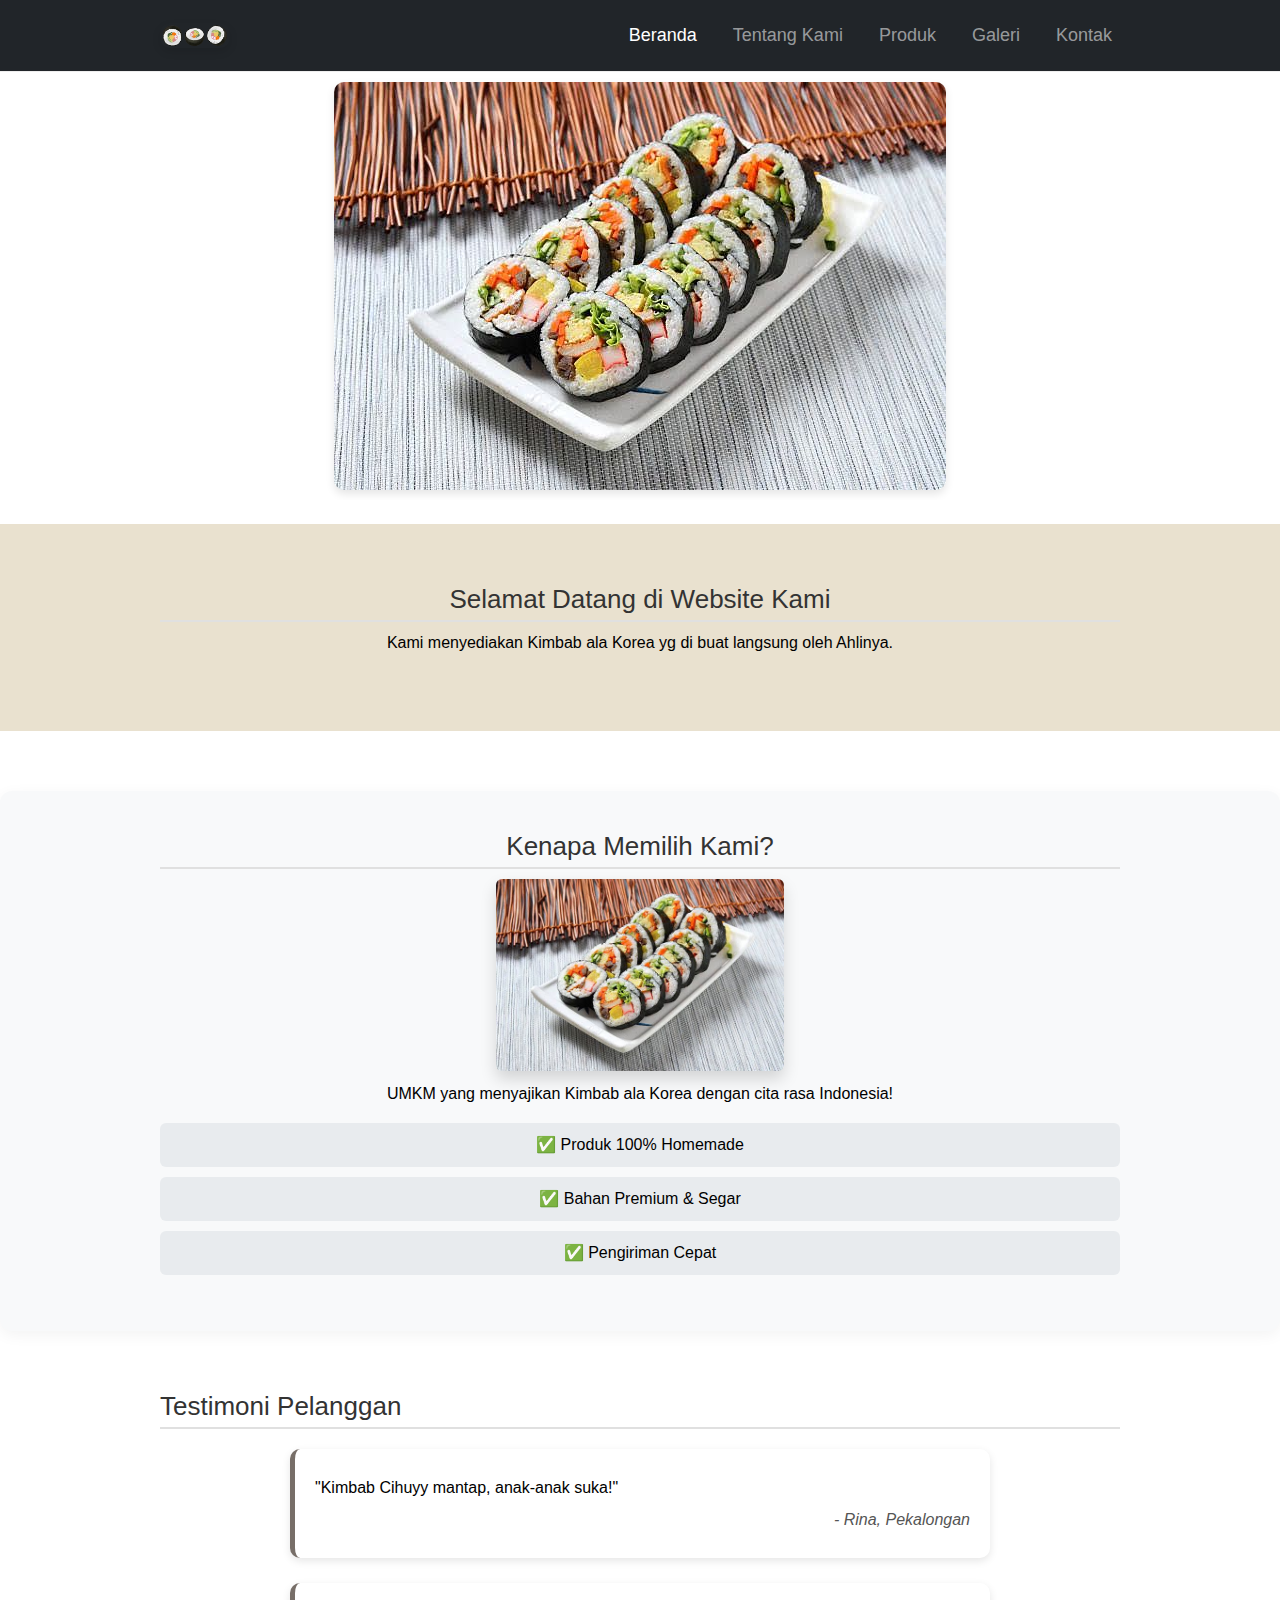
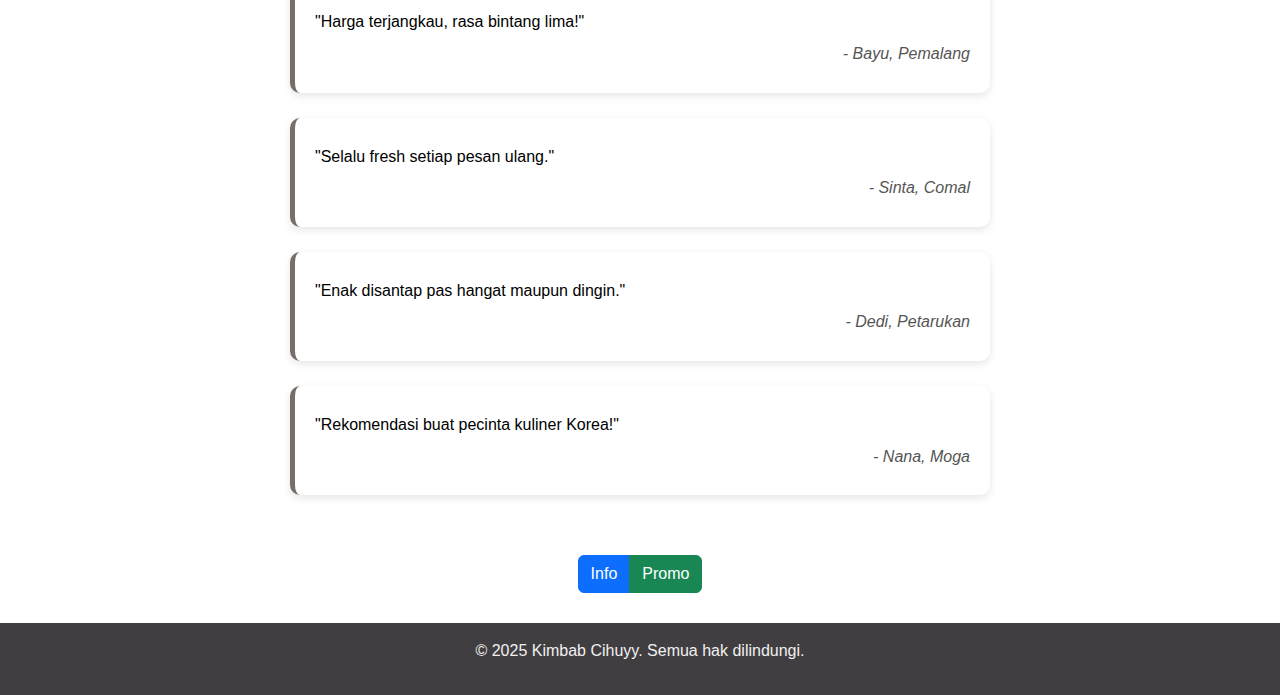
<file: index.html>
<!DOCTYPE html>
<html lang="id">
<head>
    <meta charset="UTF-8" />
    <meta name="viewport" content="width=device-width, initial-scale=1.0"/>
    <title>Kimbab Cihuyy</title>
    <link href="https://cdn.jsdelivr.net/npm/bootstrap@5.3.2/dist/css/bootstrap.min.css" rel="stylesheet">
    <link rel="stylesheet" href="style.css" />
</head>
<body>
  
<nav class="navbar navbar-expand-lg navbar-dark bg-dark sticky-top">
    <div class="container">
        <a class="navbar-brand" href="#">
            <img src="images/logo1.png" alt="Logo UMKM" width="70" height="70"/>
        </a>
        <button class="navbar-toggler" type="button" data-bs-toggle="collapse" data-bs-target="#navbarNav">
            <span class="navbar-toggler-icon"></span>
        </button>
        <div class="collapse navbar-collapse" id="navbarNav">
            <ul class="navbar-nav ms-auto">
                <li class="nav-item"><a class="nav-link active" href="index.html">Beranda</a></li>
                <li class="nav-item"><a class="nav-link" href="tentang.html">Tentang Kami</a></li>
                <li class="nav-item"><a class="nav-link" href="produk.html">Produk</a></li>
                <li class="nav-item"><a class="nav-link" href="galeri.html">Galeri</a></li>
                <li class="nav-item"><a class="nav-link" href="kontak.html">Kontak</a></li>
            </ul>
        </div>
    </div>

</nav>

<div id="carouselClass" class="carousel slide mb-4" data-bs-ride="carousel">
  <div class="carousel-inner">
    <div class="carousel-item active">
      <img src="images/kimbab2.jpg" class="d-block width:40" alt="Kimbab">
    </div>
    <div class="carousel-item">
      <img src="images/kimbab3.webp" class="d-block width:40" alt="Kimbab">
    </div>
    <div class="carousel-item">
      <img src="images/kimbab4.jpg" class="d-block width:40" alt="Kimbab">
    </div>
  </div>

  <button class="carousel-control-prev" type="button" data-bs-target="#carouselExample" data-bs-slide="prev">
    <span class="carousel-control-prev-icon"></span>
  </button>
  <button class="carousel-control-next" type="button" data-bs-target="#carouselExample" data-bs-slide="next">
    <span class="carousel-control-next-icon"></span>
  </button>
</div>
<section class="hero">
    <div class="container">
        <h2>Selamat Datang di Website Kami</h2>
        <p>Kami menyediakan Kimbab ala Korea yg di buat langsung oleh Ahlinya.</p>
    </div>
</section>
<section class="keunggulan">
    <div class="container text-center">

        <h2>Kenapa Memilih Kami?</h2>

        <img src="images/kimbab2.jpg" alt="Kimbab Cihuyy" width="30%" class="rounded shadow" />

        <p>UMKM yang menyajikan Kimbab ala Korea dengan cita rasa Indonesia!</p>

        <ul class="fitur-list">
            <li>✅ Produk 100% Homemade</li>
            <li>✅ Bahan Premium & Segar</li>
            <li>✅ Pengiriman Cepat</li>
        </ul>
    </div>
</section>
<section class="praktik">
        <div class="container">
                <h2>Testimoni Pelanggan</h2>
                <div id="testimoni-container" >
                </div>
        </div>
</section>

<div class="container text-center my-4">
    <div class="btn-group">
        <button class="btn btn-primary" id="btn-info">Info</button>
        <button class="btn btn-success" id="btn-promo">Promo</button>
    </div>
</div>
<footer>
    <p>&copy; 2025 Kimbab Cihuyy. Semua hak dilindungi.</p>
</footer>


<div class="modal fade" id="promoModal" tabindex="-1">
  <div class="modal-dialog">
    <div class="modal-content">
      <div class="modal-header">
        <h5 class="modal-title">Informasi Promo</h5>
        <button type="button" class="btn-close" data-bs-dismiss="modal"></button>
      </div>

      <div class="modal-body">
        Dapatkan diskon khusus minggu ini! Jangan sampai kehabisan~
      </div>

      <div class="modal-footer">
        <button type="button" class="btn btn-secondary" data-bs-dismiss="modal">Tutup</button>
      </div>
    </div>
  </div>
</div>
<script src="script.js"></script>
<script src="https://code.jquery.com/jquery-3.6.0.min.js"></script>
<script src="https://cdn.jsdelivr.net/npm/bootstrap@5.3.2/dist/js/bootstrap.bundle.min.js"></script>
<script>
$("#btn-promo").click(function () {
    $("#promoModal").modal("show");
});

$("img").hover(
    function () {
        $(this).css("transform", "scale(1.05)");
        $(this).css("transition", "0.3s");
    },
    function () {
        $(this).css("transform", "scale(1)");
    }
);


$("#btn-info").click(function () {
    alert("Kimbab Cihuyy menggunakan bahan premium & fresh setiap hari!");
});
</script>
</body>
</html>
</file>
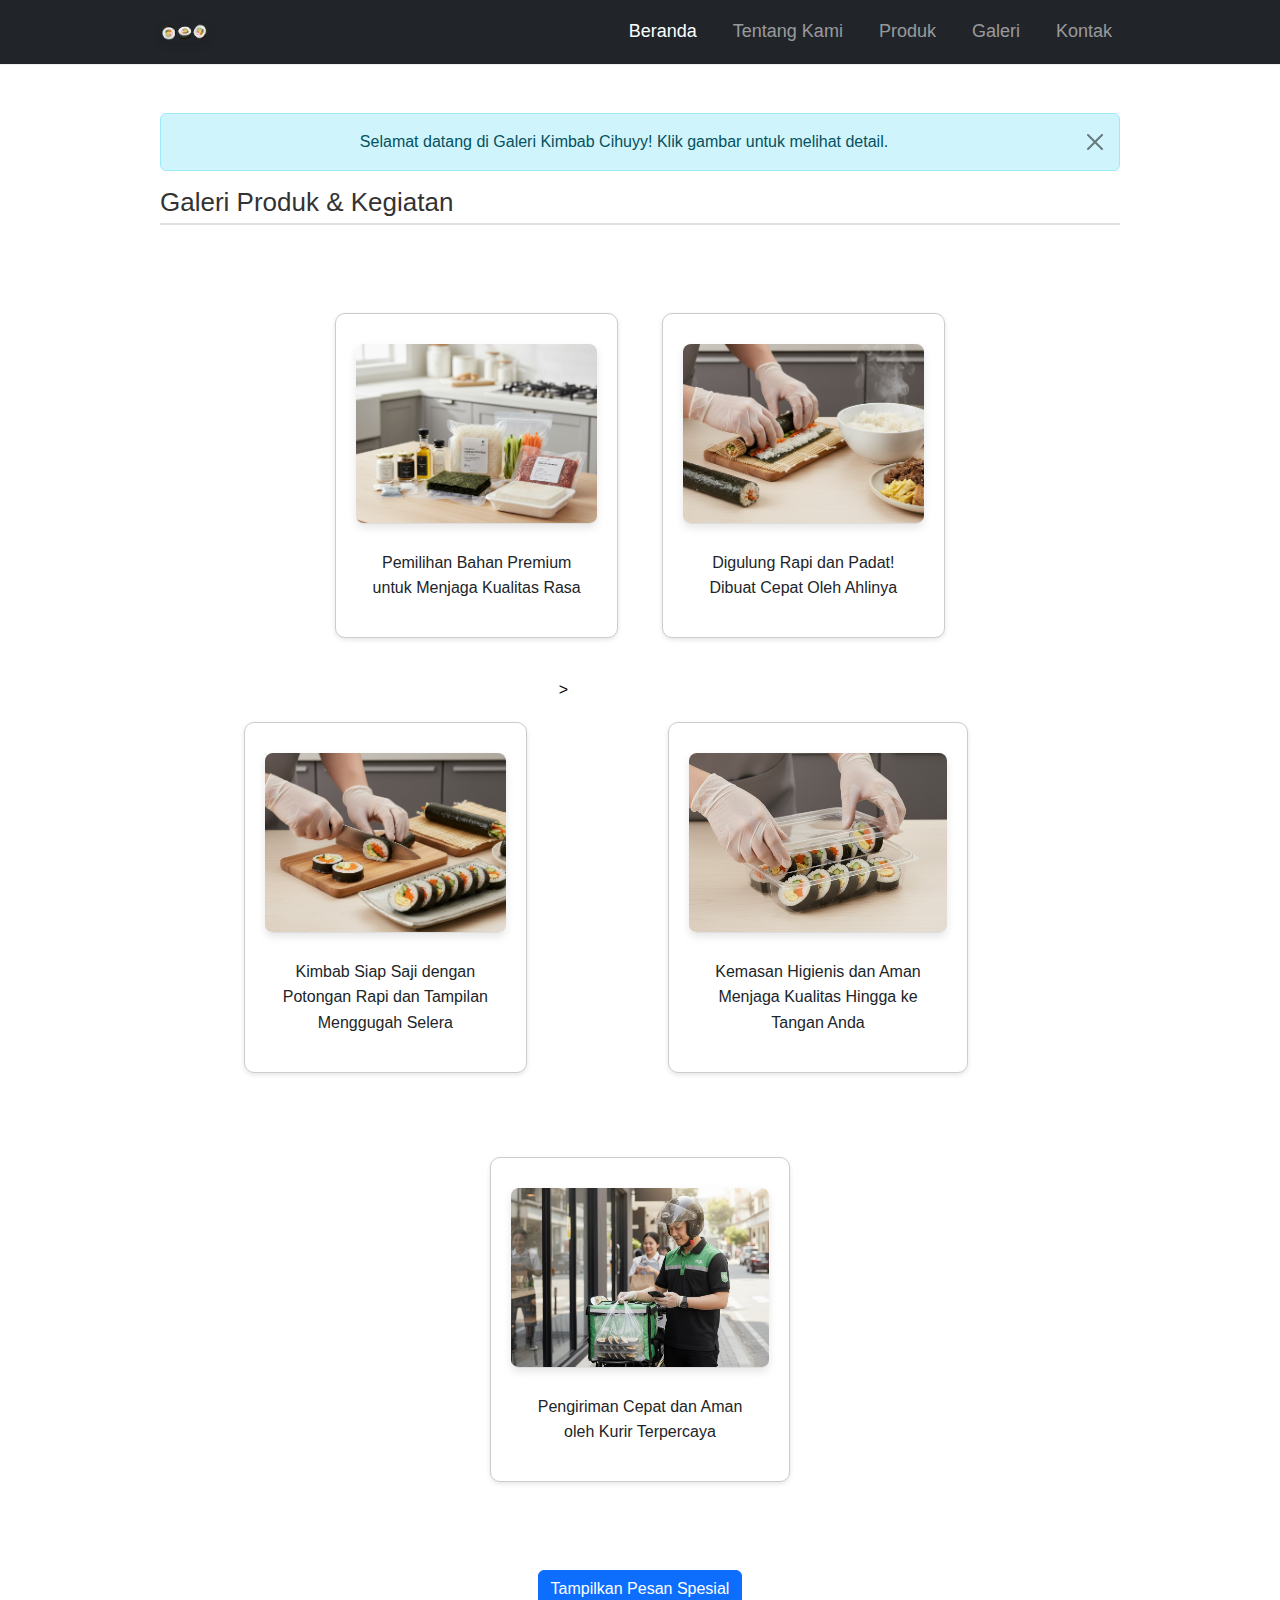
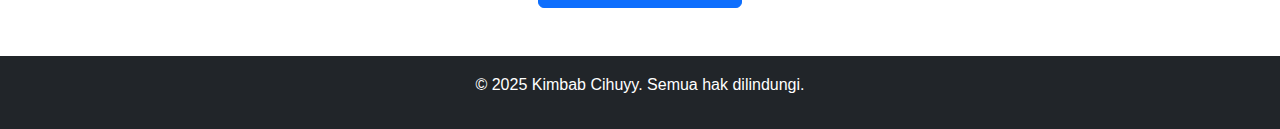
<file: galeri.html>
<!DOCTYPE html>
<html lang="id">
<head>
    <meta charset="UTF-8" />
    <meta name="viewport" content="width=device-width, initial-scale=1.0"/>
    <title>Kimbab Cihuyy</title>
    <link href="https://cdn.jsdelivr.net/npm/bootstrap@5.3.2/dist/css/bootstrap.min.css" rel="stylesheet">
    <link rel="stylesheet" href="style.css" />
<nav class="navbar navbar-expand-lg navbar-dark bg-dark sticky-top">
    <div class="container">
        <a class="navbar-brand" href="#">
            <img src="images/logo1.png" alt="Logo UMKM" width="50" height="50"/>
        </a>
        <button class="navbar-toggler" type="button" data-bs-toggle="collapse" data-bs-target="#navbarNav">
            <span class="navbar-toggler-icon"></span>
        </button>
        <div class="collapse navbar-collapse" id="navbarNav">
            <ul class="navbar-nav ms-auto">
                <li class="nav-item"><a class="nav-link active" href="index.html">Beranda</a></li>
                <li class="nav-item"><a class="nav-link" href="tentang.html">Tentang Kami</a></li>
                <li class="nav-item"><a class="nav-link" href="produk.html">Produk</a></li>
                <li class="nav-item"><a class="nav-link" href="galeri.html">Galeri</a></li>
                <li class="nav-item"><a class="nav-link" href="kontak.html">Kontak</a></li>
            </ul>
        </div>
    </div>
</nav>

<main class="container my-5">

    <!-- ===== ALERT (Bootstrap Alert) ===== -->
    <div class="alert alert-info alert-dismissible fade show text-center" role="alert">
    Selamat datang di Galeri Kimbab Cihuyy! Klik gambar untuk melihat detail.
    <button type="button" class="btn-close" data-bs-dismiss="alert" aria-label="Close"></button>
</div>
    <h2 class="mb-4">Galeri Produk & Kegiatan</h2>

    <!-- ===== GALERI (Bootstrap Card & Grid) ===== -->
    <section class="row galeri g-4">
        <div class="col-md-4">
            <div class="card">
                <img src="images/bahankimbab.jpg" class="card-img-top" alt="Bahan Pembuatan Kimbab">
                <div class="card-body">
                    <p class="card-text">Pemilihan Bahan Premium untuk Menjaga Kualitas Rasa</p>
                </div>
            </div>
        </div>
        <div class="col-md-4">
            <div class="card">
                <img src="images/proses pembuatan.jpg" class="card-img-top" alt="Proses Pembuatan Kimbab">
                <div class="card-body">
                    <p class="card-text">Digulung Rapi dan Padat! Dibuat Cepat Oleh Ahlinya</p>
                </div>
            </div>
        </div>
        <div class="col-md-4">
            <div class="card">
                <img src="images/penyajiankimbab.jpeg" class="card-img-top" alt="Penyajian Kimbab">
                <div class="card-body">
                    <p class="card-text">Kimbab Siap Saji dengan Potongan Rapi dan Tampilan Menggugah Selera</p>
                </div>
            </div>
        </div>>
        <div class="col-md-6">
            <div class="card">
                <img src="images/kemasankimbab.jpg" class="card-img-top" alt="Kemasan Kimbab">
                <div class="card-body">
                    <p class="card-text">Kemasan Higienis dan Aman Menjaga Kualitas Hingga ke Tangan Anda</p>
                </div>
            </div>
        </div>
        <div class="col-md-6">
            <div class="card">
                <img src="images/pengirimankimbab.jpg" class="card-img-top" alt="Proses Pengiriman Kimbab">
                <div class="card-body">
                    <p class="card-text">Pengiriman Cepat dan Aman oleh Kurir Terpercaya</p>
                </div>
            </div>
        </div>
    </section>

    <!-- ===== BUTTON (Bootstrap Button) ===== -->
    <div class="text-center mt-5">
        <button id="btnAlert" class="btn btn-primary">Tampilkan Pesan Spesial</button>
    </div>
</main>
<footer class="bg-dark text-white text-center py-3 mt-5">
    <p>&copy; 2025 Kimbab Cihuyy. Semua hak dilindungi.</p>
</footer>
<script src="https://code.jquery.com/jquery-3.6.0.min.js"></script>
<script src="https://cdn.jsdelivr.net/npm/bootstrap@5.3.2/dist/js/bootstrap.bundle.min.js"></script>

<script>
$(document).ready(function(){

    // ===== Event 1: Klik button untuk alert =====
    $('#btnAlert').click(function(){
        alert('Terima kasih telah mengunjungi Galeri Kimbab Cihuyy!');
    });

    // ===== Event 2: Hover gambar galeri (mengubah border) =====
    $('.galeri .card img').hover(
        function() { $(this).css('border', '3px solid #ffc107'); },
        function() { $(this).css('border', ''); }
    );

    // ===== Event 3: Klik gambar galeri untuk memperbesar =====
    $('.galeri .card img').click(function(){
        let src = $(this).attr('src');
        $('body').append(`
            <div id="lightbox" style="position:fixed;top:0;left:0;width:100%;height:100%;background:rgba(0,0,0,0.8);display:flex;align-items:center;justify-content:center;z-index:9999;">
                <img src="${src}" style="max-width:90%;max-height:90%;border-radius:10px;">
            </div>
        `);
        $('#lightbox').click(function(){ $(this).remove(); });
    });

});
</script>
</body>
</html>
</file>
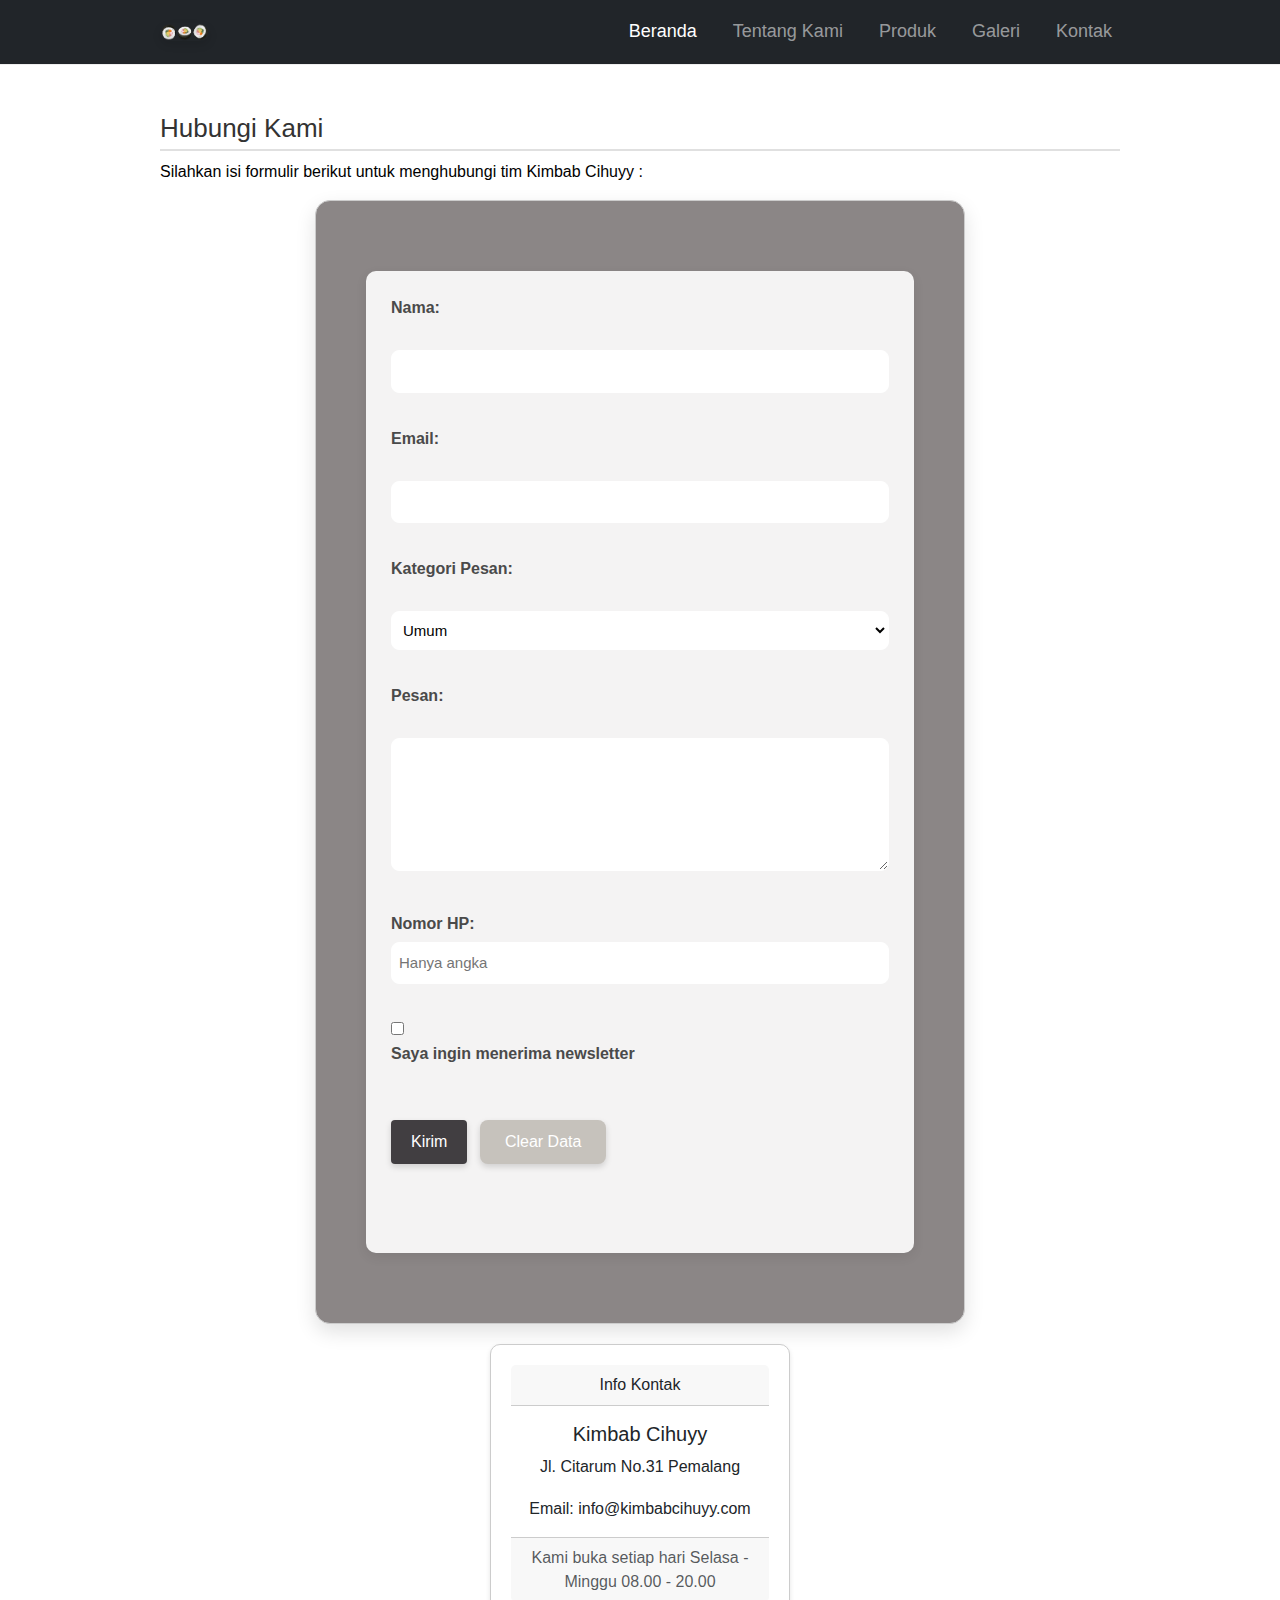
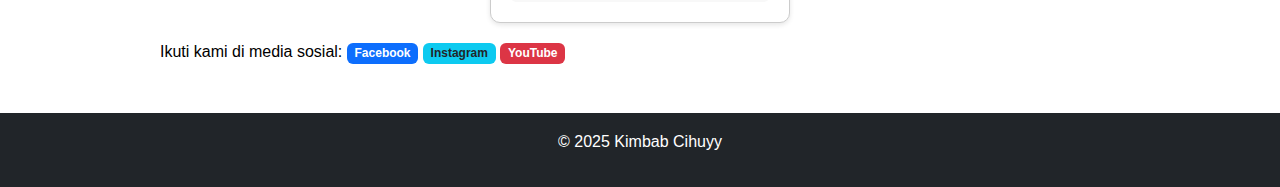
<file: kontak.html>
<!DOCTYPE html>
<html lang="id">
<head>
    <meta charset="UTF-8" />
    <meta name="viewport" content="width=device-width, initial-scale=1.0"/>
    <title>Kimbab Cihuyy</title>
    <link href="https://cdn.jsdelivr.net/npm/bootstrap@5.3.2/dist/css/bootstrap.min.css" rel="stylesheet">
    <link rel="stylesheet" href="style.css" />
</head>
<body>

<nav class="navbar navbar-expand-lg navbar-dark bg-dark sticky-top">
    <div class="container">
        <a class="navbar-brand" href="#">
            <img src="images/logo1.png" alt="Logo UMKM" width="50" height="50"/>
        </a>
        <button class="navbar-toggler" type="button" data-bs-toggle="collapse" data-bs-target="#navbarNav">
            <span class="navbar-toggler-icon"></span>
        </button>
        <div class="collapse navbar-collapse" id="navbarNav">
            <ul class="navbar-nav ms-auto">
                <li class="nav-item"><a class="nav-link active" href="index.html">Beranda</a></li>
                <li class="nav-item"><a class="nav-link" href="tentang.html">Tentang Kami</a></li>
                <li class="nav-item"><a class="nav-link" href="produk.html">Produk</a></li>
                <li class="nav-item"><a class="nav-link" href="galeri.html">Galeri</a></li>
                <li class="nav-item"><a class="nav-link" href="kontak.html">Kontak</a></li>
            </ul>
        </div>
    </div>
</nav>

<main class="container my-5">
    <h2>Hubungi Kami</h2>
    <p>Silahkan isi formulir berikut untuk menghubungi tim Kimbab Cihuyy :</p>

    <div class="kontak-form-container">
        <form id="formKontak" action="#" method="post">
            <label for="nama">Nama: </label><br>
            <input type="text" id="nama" name="nama" required /><br><br>

            <label for="email">Email:</label><br>
            <input type="email" id="email" name="email" required /><br><br>

            <label for="kategori">Kategori Pesan:</label><br>
            <select id="kategori" name="kategori">
                <option value="umum">Umum</option>
                <option value="produk">Produk</option>
                <option value="kerjasama">Kerja Sama</option>
            </select><br><br>

            <label for="pesan">Pesan:</label><br>
            <textarea id="pesan" name="pesan" rows="5" cols="30"></textarea><br><br>

            <label for="nohp">Nomor HP:</label>
            <input type="text" id="nohp" name="nohp" required placeholder="Hanya angka" maxlength="15" /><br><br>

            <div class="checkbox-container">
                <input type="checkbox" id="langganan" name="langganan" value="ya">
                <label for="langganan">Saya ingin menerima newsletter</label><br><br>
            </div>

            <button type="submit" class="btn btn-primary me-2">Kirim</button>
            <button type="button" id="clearBtn" class="btn btn-secondary">Clear Data</button>

            <p id="errorMsg" style="color:red;"></p>
            <p id="successMsg" style="color: green;"></p>
        </form>
    </div>
        <div class="card text-center mb-3">
            <div class="card-header">
                Info Kontak
            </div>
            <div class="card-body">
                <h5 class="card-title">Kimbab Cihuyy</h5>
                <p class="card-text">Jl. Citarum No.31 Pemalang</p>
                <p class="card-text">Email: info@kimbabcihuyy.com</p>
            </div>
            <div class="card-footer text-muted">
                Kami buka setiap hari Selasa - Minggu 08.00 - 20.00
            </div>
        </div>
        <!-- BADGE tambahan -->
        <p>Ikuti kami di media sosial:
            <span class="badge bg-primary">Facebook</span>
            <span class="badge bg-info text-dark">Instagram</span>
            <span class="badge bg-danger">YouTube</span>
        </p>
    </div>
</main>

<footer class="bg-dark text-white text-center py-3 mt-5">
    <p>&copy; 2025 Kimbab Cihuyy</p>
</footer>
<script src="https://code.jquery.com/jquery-3.6.0.min.js"></script>
<script src="https://cdn.jsdelivr.net/npm/bootstrap@5.3.2/dist/js/bootstrap.bundle.min.js"></script>

<script>
$(document).ready(function () {

    // ===== FORM VALIDASI =====
    const form = $("#formKontak");
    const errorMsg = $("#errorMsg");
    const successMsg = $("#successMsg");
    const nohp = $("#nohp");

    // Validasi agar Nomor HP hanya angka
    nohp.on("input", function () {
        this.value = this.value.replace(/[^0-9]/g, "");
    });

    // Submit form
    form.submit(function (e) {
        e.preventDefault();
        errorMsg.text("");
        successMsg.text("");

        const nama = $("#nama").val().trim();
        const email = $("#email").val().trim();
        const pesan = $("#pesan").val().trim();
        const nohpVal = nohp.val().trim();

        if (!nama || !email || !pesan || !nohpVal) {
            errorMsg.text("Semua field wajib diisi!");
        } else {
            successMsg.text("Pesan berhasil dikirim!");
        }
    });

    // Clear form
    $("#clearBtn").click(function () {
        form[0].reset();
        errorMsg.text("");
        successMsg.text("");
    });

    // =====  Hover alert promo =====
    $("#promoAlert").hover(
        function() { $(this).addClass("alert-success").removeClass("alert-warning"); },
        function() { $(this).removeClass("alert-success").addClass("alert-warning"); }
    );

    // =====  Klik badge media sosial =====
    $(".badge").click(function () {
        alert("Terima kasih telah mengklik " + $(this).text());
    });

});
</script>
</body>
</html>
</file>
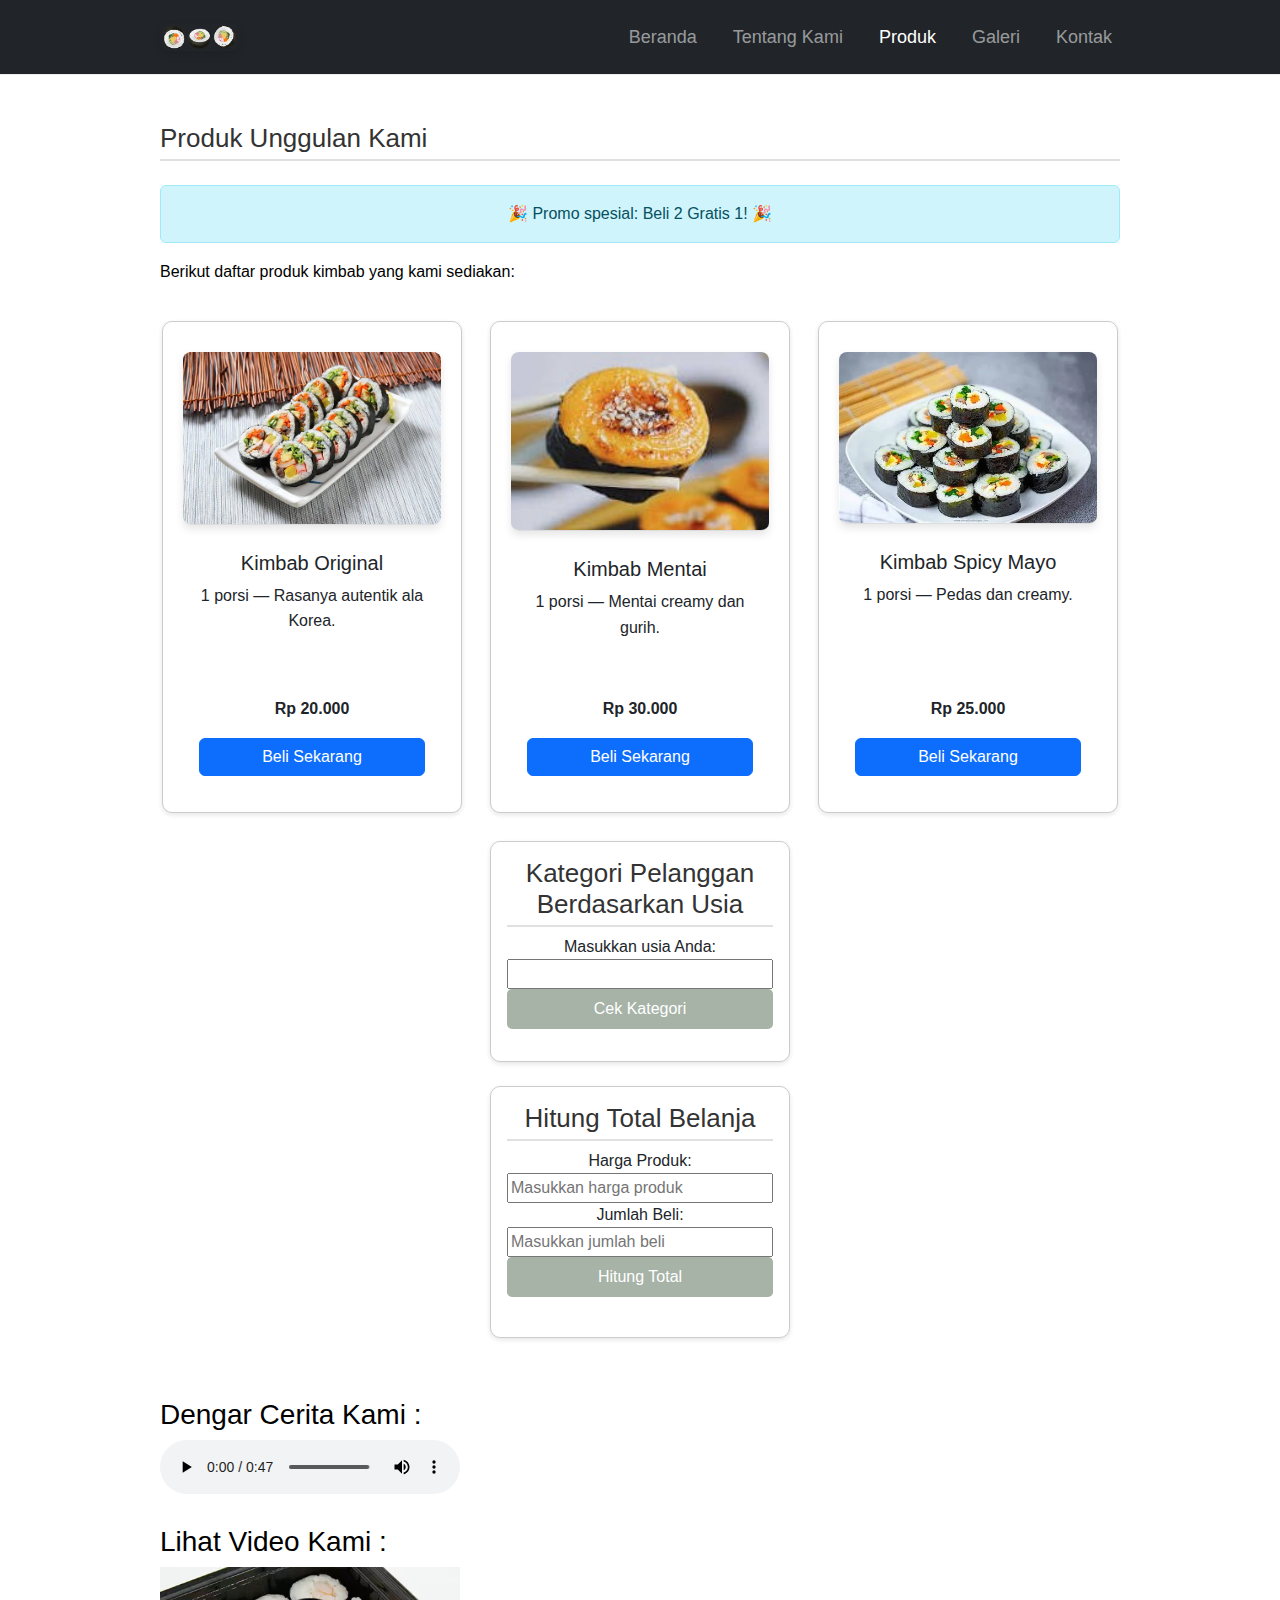
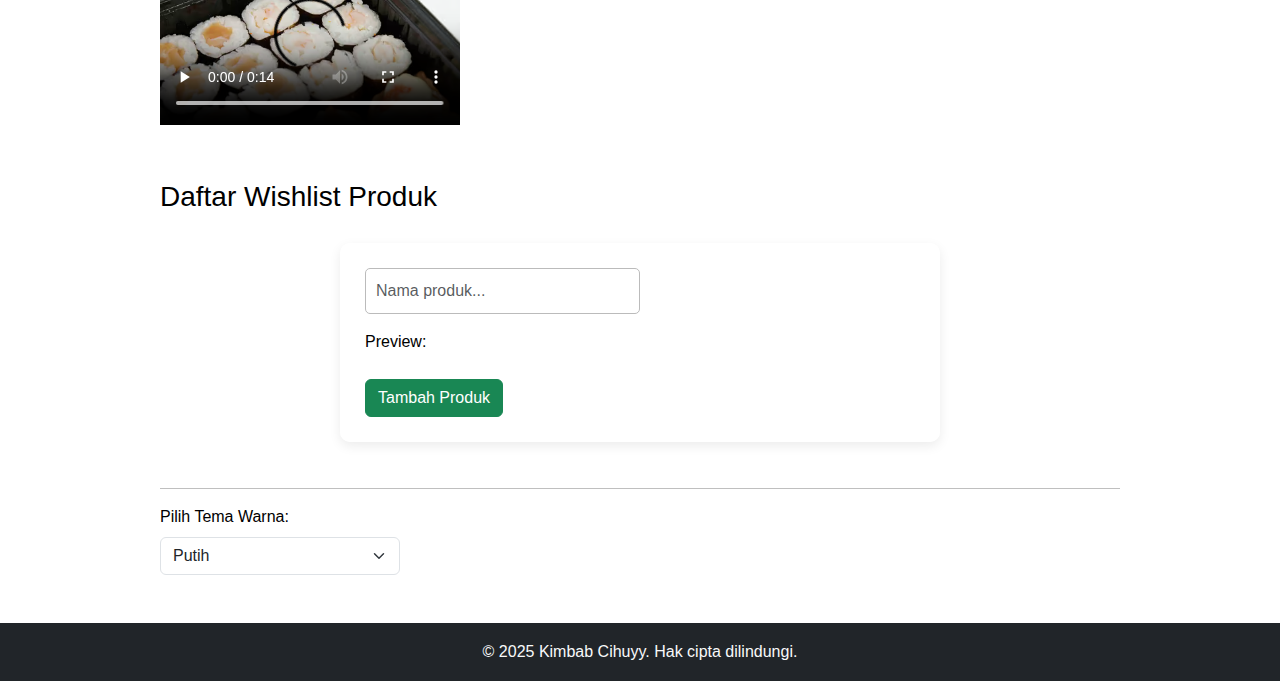
<file: produk.html>
<!DOCTYPE html>
<html lang="id">

<head>
  <meta charset="UTF-8" />
  <meta name="viewport" content="width=device-width, initial-scale=1.0" />
  <title>Produk - Kimbab Cihuyy</title>

  <link href="https://cdn.jsdelivr.net/npm/bootstrap@5.3.2/dist/css/bootstrap.min.css" rel="stylesheet">
  <link rel="stylesheet" href="style.css" />
</head>

<body>
  <nav class="navbar navbar-expand-lg navbar-dark bg-dark sticky-top">
    <div class="container">
      <a class="navbar-brand" href="#">
        <img src="images/logo1.png" alt="Logo Kimbab Cihuyy" width="80" height="80" />
      </a>

      <button class="navbar-toggler" type="button" data-bs-toggle="collapse" data-bs-target="#navbarNav">
        <span class="navbar-toggler-icon"></span>
      </button>

      <div class="collapse navbar-collapse" id="navbarNav">
        <ul class="navbar-nav ms-auto">
          <li class="nav-item"><a class="nav-link" href="index.html">Beranda</a></li>
          <li class="nav-item"><a class="nav-link" href="tentang.html">Tentang Kami</a></li>
          <li class="nav-item"><a class="nav-link active" href="produk.html">Produk</a></li>
          <li class="nav-item"><a class="nav-link" href="galeri.html">Galeri</a></li>
          <li class="nav-item"><a class="nav-link" href="kontak.html">Kontak</a></li>
        </ul>
      </div>

    </div>
  </nav>

  <main class="container my-5">

    <h2 class="mb-4">Produk Unggulan Kami</h2>

    <div class="alert alert-info text-center mt-4" role="alert" id="promoAlert">
      🎉 Promo spesial: Beli 2 Gratis 1! 🎉
    </div>

    <p>Berikut daftar produk kimbab yang kami sediakan:</p>

    <div class="row g-4">

      <div class="col-md-4">
        <div class="card h-100">
          <img src="images/kimbab2.jpg" class="card-img-top" alt="Kimbab Original">
          <div class="card-body d-flex flex-column">
            <h5 class="card-title">Kimbab Original</h5>
            <p class="card-text">1 porsi — Rasanya autentik ala Korea.</p>
            <p class="mt-auto"><strong>Rp 20.000</strong></p>
            <a href="#" class="btn btn-primary beliBtn">Beli Sekarang</a>
          </div>
        </div>
      </div>

      <div class="col-md-4">
        <div class="card h-100">
          <img src="images/kimbabmentai.jpg" class="card-img-top" alt="Kimbab Mentai">
          <div class="card-body d-flex flex-column">
            <h5 class="card-title">Kimbab Mentai</h5>
            <p class="card-text">1 porsi — Mentai creamy dan gurih.</p>
            <p class="mt-auto"><strong>Rp 30.000</strong></p>
            <a href="#" class="btn btn-primary beliBtn">Beli Sekarang</a>
          </div>
        </div>
      </div>

      <div class="col-md-4">
        <div class="card h-100">
          <img src="images/kimbab3.webp" class="card-img-top" alt="Kimbab Spicy Mayo">
          <div class="card-body d-flex flex-column">
            <h5 class="card-title">Kimbab Spicy Mayo</h5>
            <p class="card-text">1 porsi — Pedas dan creamy.</p>
            <p class="mt-auto"><strong>Rp 25.000</strong></p>
            <a href="#" class="btn btn-primary beliBtn">Beli Sekarang</a>
          </div>
        </div>
      </div>

    </div>
    <section class="fitur-interaktif mt-5">

      <div class="card p-3 mb-4">
        <h2>Kategori Pelanggan Berdasarkan Usia</h2>
        <label for="usiaInput">Masukkan usia Anda:</label>
        <input type="number" id="usiaInput" />
        <button onclick="cekUsia()">Cek Kategori</button>
        <p id="hasilUsia"></p>
      </div>

      <div class="card p-3 mb-4">
        <h2>Hitung Total Belanja</h2>
        <label for="harga">Harga Produk:</label>
        <input type="number" id="harga" placeholder="Masukkan harga produk">

        <label for="jumlah">Jumlah Beli:</label>
        <input type="number" id="jumlah" placeholder="Masukkan jumlah beli">

        <button onclick="hitungTotal()">Hitung Total</button>

        <p id="hasilTotal" class="fw-bold mt-2"></p>
      </div>

    </section>

    <h3>Dengar Cerita Kami :</h3>
    <audio controls>
      <source src="audio/cerita-umkm.mp3" type="audio/mpeg" />
      Browser Anda tidak mendukung audio.
    </audio>

    <h3 class="mt-4">Lihat Video Kami :</h3>
    <video width="300" controls>
      <source src="video/video-umkm.mp4" type="video/mp4" />
      Browser Anda tidak mendukung video.
    </video>


    <h3 class="mt-5">Daftar Wishlist Produk</h3>

    <form>
      <input type="text" id="produkInput" placeholder="Nama produk..." class="form-control w-50" />
      <p>Preview: <span id="previewProduk"></span></p>
      <button id="tambahBtn" class="btn btn-success mt-2">Tambah Produk</button>
    </form>

    <ul id="daftarProduk" class="list-group mt-3 w-50"></ul>

    <hr/>

    <label for="temaSelect">Pilih Tema Warna: </label>
    <select id="temaSelect" class="form-select w-25 mt-2">
      <option value="white">Putih</option>
      <option value="lightblue">Biru Muda</option>
      <option value="lightyellow">Kuning Muda</option>
      <option value="lightgrey">Abu-Abu Muda</option>
    </select>

  </main>
  <footer class="bg-dark text-light text-center py-3">
    <p class="mb-0">&copy; 2025 Kimbab Cihuyy. Hak cipta dilindungi.</p>
  </footer>
  <script src="https://code.jquery.com/jquery-3.6.0.min.js"></script>
  <script src="https://cdn.jsdelivr.net/npm/bootstrap@5.3.2/dist/js/bootstrap.bundle.min.js"></script>
<script>
$(document).ready(function() {
  const produkInput = $("#produkInput");
  const tambahBtn = $("#tambahBtn");
  const daftarProduk = $("#daftarProduk");
  const previewProduk = $("#previewProduk");
  const temaSelect = $("#temaSelect");

  tambahBtn.click(function(e){
    e.preventDefault();
    const namaProduk = produkInput.val().trim();
    if(namaProduk !== ""){
      const li = $("<li></li>").text(namaProduk).addClass("list-group-item");
      li.hover(
        function(){ $(this).css("background-color","#e0e0e0"); },
        function(){ $(this).css("background-color",""); }
      );
      li.dblclick(function(){
        if(confirm("Yakin ingin menghapus produk ini?")) $(this).remove();
      });
      daftarProduk.append(li);
      produkInput.val("");
      previewProduk.text("");
    }
  });

  produkInput.keyup(function(){
    previewProduk.text($(this).val());
  });

  temaSelect.change(function(){
    $("body").css("background-color", $(this).val());
  });

  $(".beliBtn").click(function(e){
    e.preventDefault();
    alert("Terima kasih, produk akan segera diproses!");
  });

  $("#promoAlert").hover(
    function(){ $(this).removeClass("alert-info").addClass("alert-success"); },
    function(){ $(this).removeClass("alert-success").addClass("alert-info"); }
  );
});
</script>
</body>
</html>
</file>
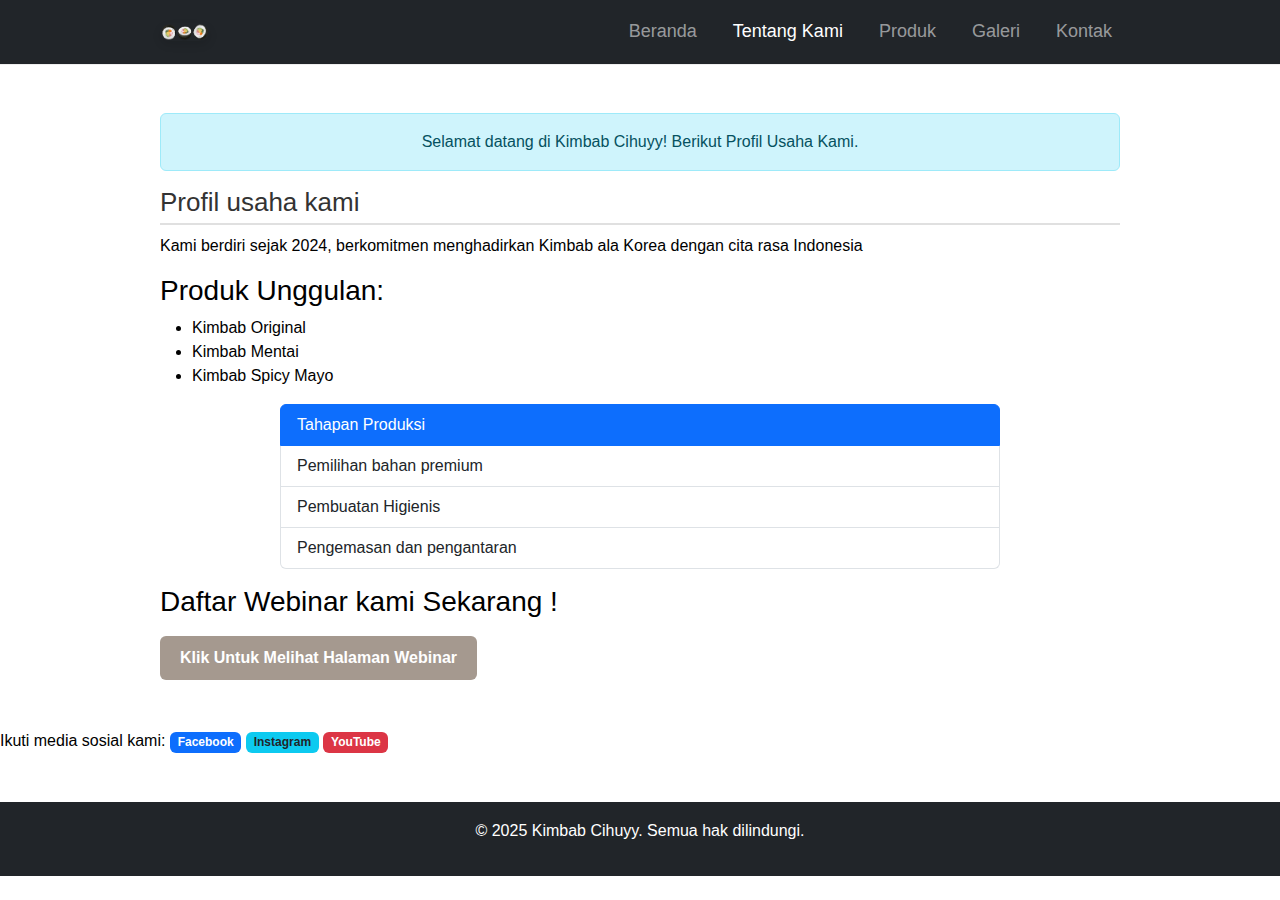
<file: tentang.html>
<!DOCTYPE html>
<html lang="id">
<head>
    <meta charset="UTF-8" />
    <meta name="viewport" content="width=device-width, initial-scale=1.0"/>
    <title>Kimbab Cihuyy</title>
    <link href="https://cdn.jsdelivr.net/npm/bootstrap@5.3.2/dist/css/bootstrap.min.css" rel="stylesheet">
    <link rel="stylesheet" href="style.css" />
</head>
<body>
    
<nav class="navbar navbar-expand-lg navbar-dark bg-dark sticky-top">
    <div class="container">
        <a class="navbar-brand" href="#">
            <img src="images/logo1.png" alt="Logo UMKM" width="50" height="50"/>
        </a>
        <button class="navbar-toggler" type="button" data-bs-toggle="collapse" data-bs-target="#navbarNav">
            <span class="navbar-toggler-icon"></span>
        </button>
        <div class="collapse navbar-collapse" id="navbarNav">
            <ul class="navbar-nav ms-auto">
                <li class="nav-item"><a class="nav-link " href="index.html">Beranda</a></li>
                <li class="nav-item"><a class="nav-link active" href="tentang.html">Tentang Kami</a></li>
                <li class="nav-item"><a class="nav-link" href="produk.html">Produk</a></li>
                <li class="nav-item"><a class="nav-link " href="galeri.html">Galeri</a></li>
                <li class="nav-item"><a class="nav-link " href="kontak.html">Kontak</a></li>
            </ul>
        </div>
    </div>
</nav>

<main class="container my-5">  
     <div class="alert alert-info text-center" role="alert" id="welcomeAlert">
            Selamat datang di Kimbab Cihuyy! Berikut Profil Usaha Kami.
     </div>

    <h2>Profil usaha kami</h2>
    <p>Kami berdiri sejak 2024, berkomitmen menghadirkan Kimbab ala Korea dengan cita rasa Indonesia</p>

    <h3>Produk Unggulan:</h3>
    <ul>
        <li>Kimbab Original</li>
        <li>Kimbab Mentai</li>
        <li>Kimbab Spicy Mayo</li>
    </ul>

    <div class="d-flex justify-content-center">
    <div class="list-group mb-3 w-75">
        <a href="#" class="list-group-item list-group-item-action active" aria-current="true">
            Tahapan Produksi
        </a>
        <li class="list-group-item">Pemilihan bahan premium</li>
        <li class="list-group-item">Pembuatan Higienis</li>
        <li class="list-group-item">Pengemasan dan pengantaran</li>
    </div>
    </div>

    <h3>Daftar Webinar kami Sekarang !</h3>
        <a href="webinar.html" class="btn-webinar">Klik Untuk Melihat Halaman Webinar</a>
    </main>

    <div class="mt-4">
        <p>Ikuti media sosial kami:
            <span class="badge bg-primary">Facebook</span>
            <span class="badge bg-info text-dark">Instagram</span>
            <span class="badge bg-danger">YouTube</span>
        </p>
        <div id="loadingSpinner" class="spinner-border text-success" role="status" style="display:none;">
            <span class="visually-hidden">Loading...</span>
        </div>
    </div>
</main>

<footer class="bg-dark text-white text-center py-3 mt-5">
    <p>&copy; 2025 Kimbab Cihuyy. Semua hak dilindungi.</p>
</footer>
<script src="https://code.jquery.com/jquery-3.6.0.min.js"></script>
<script src="https://cdn.jsdelivr.net/npm/bootstrap@5.3.2/dist/js/bootstrap.bundle.min.js"></script>
<script>
$(document).ready(function () {

    // ===== EVENT 1: Hover alert info =====
    $("#welcomeAlert").hover(
        function() { $(this).addClass("alert-success").removeClass("alert-info"); },
        function() { $(this).removeClass("alert-success").addClass("alert-info"); }
    );

    // ===== EVENT 2: Klik badge media sosial =====
    $(".badge").click(function () {
        alert("Terima kasih telah mengklik " + $(this).text());
    });

    // ===== EVENT 3: Klik tombol "Tampilkan Produk" =====
    $("#showProductsBtn").click(function () {
        $("#loadingSpinner").show();
        setTimeout(function () {
            $("#loadingSpinner").hide();
            alert("Produk Unggulan: Kimbab Original, Mentai, Spicy Mayo");
        }, 1000);
    });

});
</script>
</body>
</html>
</file>
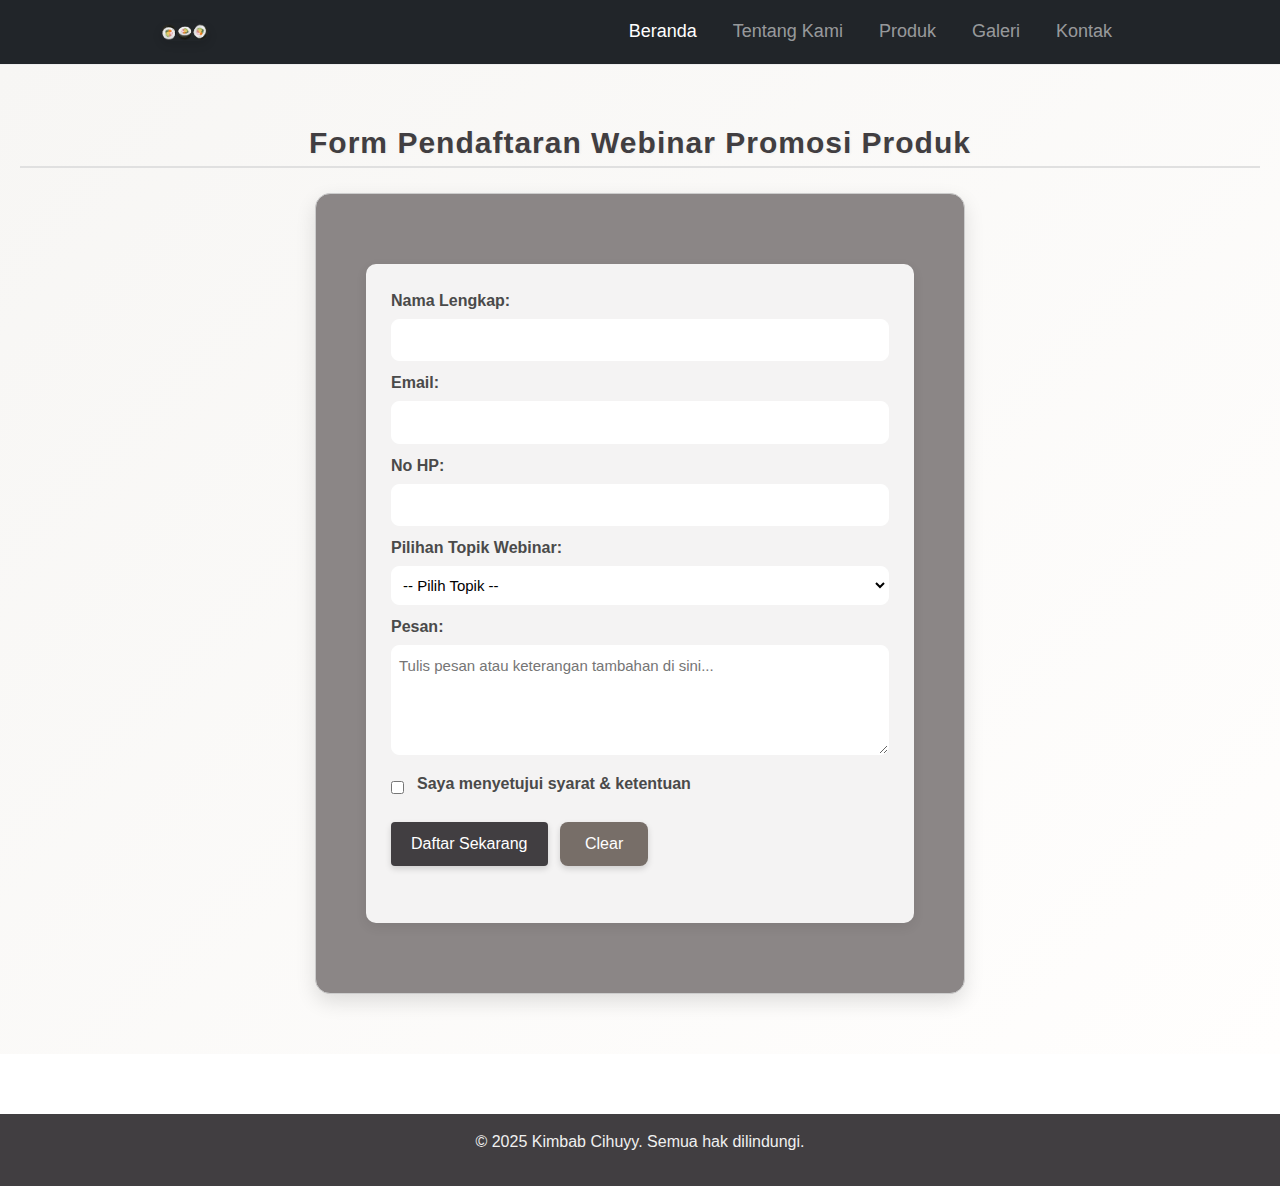
<file: webinar.html>
<!DOCTYPE html>
<html lang="id">
<head>
    <meta charset="UTF-8" />
    <meta name="viewport" content="width=device-width, initial-scale=1.0"/>
    <title>Kimbab Cihuyy</title>
    <link href="https://cdn.jsdelivr.net/npm/bootstrap@5.3.2/dist/css/bootstrap.min.css" rel="stylesheet">
    <link rel="stylesheet" href="style.css" />
</head>

<body>
<nav class="navbar navbar-expand-lg navbar-dark bg-dark sticky-top">
    <div class="container">
        <a class="navbar-brand" href="#">
            <img src="images/logo1.png" alt="Logo UMKM" width="50" height="50"/>
        </a>
        <button class="navbar-toggler" type="button" data-bs-toggle="collapse" data-bs-target="#navbarNav">
            <span class="navbar-toggler-icon"></span>
        </button>
        <div class="collapse navbar-collapse" id="navbarNav">
            <ul class="navbar-nav ms-auto">
                <li class="nav-item"><a class="nav-link active" href="index.html">Beranda</a></li>
                <li class="nav-item"><a class="nav-link" href="tentang.html">Tentang Kami</a></li>
                <li class="nav-item"><a class="nav-link" href="produk.html">Produk</a></li>
                <li class="nav-item"><a class="nav-link" href="galeri.html">Galeri</a></li>
                <li class="nav-item"><a class="nav-link" href="kontak.html">Kontak</a></li>
            </ul>
        </div>
    </div>
</nav>

<section class="kontak-section">
  <h2>Form Pendaftaran Webinar Promosi Produk</h2>
  <div class="kontak-form-container">
    <form id="webinarForm" novalidate>
      <label for="nama">Nama Lengkap:</label>
      <input type="text" id="nama" name="nama" required>
      <span class="error" id="namaError"></span>

      <label for="email">Email:</label>
      <input type="email" id="email" name="email" required>
      <span class="error" id="emailError"></span>

      <label for="hp">No HP:</label>
      <input type="text" id="hp" name="hp" required>
      <span class="error" id="hpError"></span>

      <label for="topik">Pilihan Topik Webinar:</label>
      <select id="topik" name="topik" required>
        <option value="">-- Pilih Topik --</option>
        <option value="digital">Strategi Promosi Digital</option>
        <option value="branding">Branding Produk</option>
        <option value="sosmed">Iklan Efektif di Sosial Media</option>
      </select>
      <span class="error" id="topikError"></span>

      <!-- Bagian Pesan -->
      <label for="pesan">Pesan:</label>
      <textarea id="pesan" name="pesan" rows="4" placeholder="Tulis pesan atau keterangan tambahan di sini..."></textarea>
      <span class="error" id="pesanError"></span>

      <div class="checkbox-row">
        <input type="checkbox" id="setuju" name="setuju">
        <label for="setuju">Saya menyetujui syarat & ketentuan</label>
      </div>
      <span class="error" id="setujuError"></span>

      <button type="submit">Daftar Sekarang</button>
      <button type="reset" id="resetBtn">Clear</button>

      <p id="successMsg"></p>
    </form>
  </div>
</section>
<script src="https://code.jquery.com/jquery-3.6.0.min.js"></script>
<script src="https://cdn.jsdelivr.net/npm/bootstrap@5.3.2/dist/js/bootstrap.bundle.min.js"></script>
<script>
document.addEventListener("DOMContentLoaded", () => {
  const form = document.getElementById("webinarForm");

  const nama = document.getElementById("nama");
  const email = document.getElementById("email");
  const hp = document.getElementById("hp");
  const topik = document.getElementById("topik");
  const pesan = document.getElementById("pesan");
  const setuju = document.getElementById("setuju");
  const successMsg = document.getElementById("successMsg");

  const errors = {
    nama: document.getElementById("namaError"),
    email: document.getElementById("emailError"),
    hp: document.getElementById("hpError"),
    topik: document.getElementById("topikError"),
    pesan: document.getElementById("pesanError"),
    setuju: document.getElementById("setujuError")
  };

  // === Fungsi Validasi ===
  function validateNama() {
  if (nama.value.trim() === "") {
    errors.nama.textContent = "Nama wajib diisi.";
    return false;
  }
  errors.nama.textContent = "";
  return true;
}


  function validateEmail() {
    const emailValue = email.value.trim();
    const emailPattern = /^[^@\s]+@[^@\s]+\.[^@\s]+$/;
    if (!emailPattern.test(emailValue)) {
      errors.email.textContent = "Format email tidak valid.";
      return false;
    } else if (emailValue.endsWith("@yahoo.com")) {
      errors.email.textContent = "Email dengan domain yahoo.com tidak diperbolehkan.";
      return false;
    }
    errors.email.textContent = "";
    return true;
  }

  function validateHP() {
    const hpValue = hp.value.trim();
    if (hpValue === "" || !/^\d+$/.test(hpValue)) {
      errors.hp.textContent = "Nomor HP hanya boleh berisi angka.";
      return false;
    }
    errors.hp.textContent = "";
    return true;
  }

  function validateTopik() {
    if (topik.value === "") {
      errors.topik.textContent = "Silakan pilih topik webinar.";
      return false;
    }
    errors.topik.textContent = "";
    return true;
  }

  function validatePesan() {
    const pesanValue = pesan.value.trim();
    if (pesanValue.length > 200) {
      errors.pesan.textContent = "Pesan maksimal 200 karakter.";
      return false;
    }
    errors.pesan.textContent = "";
    return true;
  }

  function validateSetuju() {
    if (!setuju.checked) {
      errors.setuju.textContent = "Anda harus menyetujui syarat & ketentuan.";
      return false;
    }
    errors.setuju.textContent = "";
    return true;
  }

  // === Real-time Validation ===
  nama.addEventListener("input", validateNama);
  email.addEventListener("blur", validateEmail);
  hp.addEventListener("input", validateHP);
  topik.addEventListener("change", validateTopik);
  pesan.addEventListener("input", validatePesan);
  setuju.addEventListener("change", validateSetuju);

  // === Saat Submit ===
  form.addEventListener("submit", (e) => {
    e.preventDefault();

    const isValid =
      validateNama() &
      validateEmail() &
      validateHP() &
      validateTopik() &
      validatePesan() &
      validateSetuju();

    if (isValid) {
      alert("Pendaftaran berhasil! Kami akan mengirimkan detail webinar ke email Anda.");
      form.reset();
    } else {
      successMsg.textContent = "";
    }
  });
});
</script>

<footer> 
  <p>&copy; 2025 Kimbab Cihuyy. Semua hak dilindungi.</p>
</footer>
</body>
</html>
</file>
<file: style.css>
/* Gaya umum halaman */
body {
    font-family: 'Segoe UI', Arial, sans-serif;
    color: #000000;
    margin: 0;
    padding: 0;
}

/* ====== HEADER ====== */
header {
    background-color: #413e41;
    color: #ffffff;
    padding: 20px;
    text-align: center;
    letter-spacing: 1px;
}

header .logo {
    width: 100px;
    height: auto;
    display: block;
    margin: 0 auto 5px auto;
}

h1 {
    font-family: 'Segoe UI', Arial;
    font-size: 50px;
    margin: 5px 0 10px 0;
    color: #ffffff;
    text-shadow: 3px 3px 8px rgba(0,0,0,0.4);
    font-weight: bold;

}

/* ====== NAVIGASI ====== */
nav ul {
    list-style: none;
    padding: 0;
    display: flex;
    justify-content: center;
    gap: 20px;
    font-size: 18px;
    font-family: 'Segoe UI', Arial, sans-serif;
}

nav ul li a {
    text-decoration: none;
    color: #f0f0f0;
    transition: color 0.3s;
}

nav ul li a:hover {
    color: #cccccc;
}

/* ====== KONTEN ====== */
h2 {
    color: #111111;
    border-bottom: 2px solid #e0e0e0;
    padding-bottom: 5px;
    font-size: 26px;
    font-family: 'Segoe UI', sans-serif;
}

p {
    line-height: 1.6;
    font-size: 16px;
}

/* ====== TABEL PRODUK ====== */
table {
    margin: 30px auto;
    border-collapse: collapse;
    width: 80%;
    font-size: 18px;
}

table, th, td {
    border: 1px solid #999;
}

th {
    background-color: #f5f5f5;
    font-weight: bold;
}

td, th {
    padding: 10px;
    text-align: center;
}

/* ====== FOOTER ====== */
footer {
    background-color: #413e41;
    color: #f0f0f0;
    text-align: center;
    padding: 15px 0;
    margin-top: 30px;
    font-size: 14px;
}

/* ====== FORM ====== */
form {
    max-width: 600px;
    margin: 30px auto;
    background-color: rgba(255,255,255,0.9);
    padding: 25px;
    border-radius: 10px;
    box-shadow: 0 4px 12px rgba(0,0,0,0.08);
}

form label {
    display: block;
    margin-bottom: 6px;
    font-weight: bold;
    color: #333;
}

form input[type="text"],
form input[type="email"],
form textarea,
form select {
    width: 100%;
    padding: 10px;
    border: 1px solid #bbb;
    border-radius: 5px;
    margin-bottom: 15px;
    font-size: 1rem;
}

form input[type="checkbox"] {
    margin-right: 5px;
}

form button[type="submit"] {
    background-color: #413e41;
    color: white;
    border: none;
    padding: 10px 20px;
    font-size: 1rem;
    border-radius: 4px;
    cursor: pointer;
    transition: background 0.3s ease;
}

form button[type="submit"]:hover {
    background-color: #5b565b;
}

/* ====== GAMBAR & CARD ====== */
img {
    max-width: 100%;
    height: auto;
    display: block;
    margin: 10px auto;
    border-radius: 10px;
    box-shadow: 0 4px 8px rgba(0,0,0,0.1);
}

.card {
    background-color: #ffffff;
    border-radius: 10px;
    box-shadow: 0 4px 12px rgba(0,0,0,0.08);
    padding: 16px;
    margin: 20px auto;
    max-width: 600px;
    text-align: center;
}

.galeri {
    display: grid;
    grid-template-columns: repeat(auto-fit, minmax(250px, 1fr));
    gap: 20px;
    padding: 20px;
    max-width: 1000px;
    margin: 0 auto;
}

.galeri{
    display: flex;
    flex-wrap: wrap;
    gap: 20px;
    justify-content: center;
    padding: 20px;
}

.card{
    flex: 1 1 250px;
    max-width: 300px;
    background-color: #fff;
    border: 1px solid #ccc;
    border-radius: 10px;
    box-shadow: 2px 2px 8px rgba(0,0,0,0.1);
    overflow:hidden;
    text-align: center;
    padding: 10px;
}

.card img{
    width: 100%;
    height: auto;
    border-bottom: 1px solid #ddd;

}

.card img {
    width: 100%;
    height: auto;
    max-height: 180px; /* atur tinggi maksimal */
    object-fit: cover; /* biar tetap rapi dan proporsional */
    border-bottom: 1px solid #ddd;
    border-radius: 8px;
}

/*Responsif untuk layar kecil */
@media (max-width: 768px){
    .galeri {
        flex-direction: column;
        align-items: center;
    }

    .card{
        max-width: 90%;
    }
}

.container{
    max-width: 1000px;
    margin: 0 auto;
    padding: 0 20px;
}

nav {
    background-color: #413e41;
    position: sticky;
    top: 0;
    z-index: 1000;
    border-bottom: 1px solid #eee;
    align-content: center;
}

nav ul{
    list-style: none;
    padding: 0;
    display: flex;
    justify-content: center;
    gap: 20px;
}

nav ul li a {
    text-decoration: none;
    color: white;
    font-weight: bold;
}

.nav-container {
    max-width: 1000px;
    margin: 0 auto;
    padding: 10px 20px;
    display: flex;
    align-items: center;
    /* flex-wrap: wrap; */
}

.logo img {
    height: 100px;
    width: auto;
}
.nav-menu {
    display: flex;
    gap: 30px;
    justify-content: center;
    flex-grow:0.75;
    list-style: none;
    padding: 0;
    margin: 0;
}

.nav-menu li {
    margin-right: 20px;
}

.nav-menu li a {
    text-decoration: none;
    color: white;
    padding: 8px 4px;
    border-bottom: 2px solid transparent;
    transition: 0.3s ease;
}

.nav-menu li a:hover,
.nav-menu li a.active {
    color: #928e89;
    border-bottom: 2px solid #999187;
}

.hero {
    background: #e9e1cf;
    padding: 60px 0;
    text-align: center;
}

.hero h1 {
    font-size: 2.5em;
}
.keunggulan {
    background-color: #f8f9fa; /* warna lembut */
    padding: 40px 20px;
    border-radius: 12px; /* sudut lebih bulat */
    box-shadow: 0 4px 15px rgba(0,0,0,0.05);
    transition: transform 0.3s ease, box-shadow 0.3s ease;
}
.fitur-list {
    list-style: none;
    padding-left: 0;
    margin-left: 0;

}
.fitur-list li {
    margin-bottom: 10px;
    background: #e8ebee;
    padding: 10px;
    border-radius: 6px;
}

#testimoni-container {
  display: flex;
  flex-direction: column;
  gap: 25px;
  margin-top: 20px;
  align-items: center;
}

.testimoni-card {
  background-color: #fff;
  border-left: 5px solid #776e68;
  border-radius: 10px;
  box-shadow: 0 3px 8px rgba(0,0,0,0.1);
  width: 90%;          /* lebih lebar */
  max-width: 700px;    /* biar panjang */
  padding: 20px;
  text-align: justify;
}

.testimoni-card p {
  margin: 6px 0;
  font-size: 16px;
}

.testimoni-card .nama {
  font-style: italic;
  color: #555;
  text-align: right;
}

h1 {
  color: #ffffff;
  text-align: center;
  margin-bottom: 30px;
}

h2 {
  color: #333;
}

.card {
  background: white;
  padding: 20px;
  margin-bottom: 20px;
  border-radius: 10px;
  box-shadow: 0 2px 5px rgba(0,0,0,0.1);
}

button {
  background-color: #a7b3a7;
  color: white;
  border: none;
  padding: 8px 14px;
  border-radius: 5px;
  cursor: pointer;
}

button:hover {
  background-color: #9aa79a;
}

section {
  margin-bottom: 60px;
}

/* ====== FORM KONTAK - GAYA ESTETIK ====== */
.kontak-section {
  background: linear-gradient(135deg, #f7f6f4, #fffefd);
  padding: 60px 20px;
  font-family: "Segoe UI", sans-serif;
}

.kontak-section h2 {
  text-align: center;
  color: #413e41;
  font-size: 30px;
  font-weight: 700;
  letter-spacing: 1px;
  margin-bottom: 25px;
  text-shadow: 1px 1px 3px rgba(0,0,0,0.05);
}

.kontak-form-container {
  max-width: 650px;
  background: #8b8686;
  padding: 40px 50px;
  margin: 0 auto;
  border-radius: 15px;
  border: 1px solid #ccc;
  box-shadow: 0 8px 20px rgba(0,0,0,0.12);
}


.kontak-form-container:hover {
  transform: translateY(-4px);
  box-shadow: 0 10px 25px rgba(0,0,0,0.18);
}

/* Label & Input */
.kontak-form-container label {
  display: block;
  margin-bottom: 6px;
  color: #4a4a4a;
  font-weight: 600;
}

.kontak-form-container input[type="text"],
.kontak-form-container input[type="email"],
.kontak-form-container input[type="number"],
.kontak-form-container textarea,
.kontak-form-container select {
  width: 100%;
  padding: 9px 7px;
  margin-bottom: 10px;
  border: 1.5px solid #ffffff;
  border-radius: 8px;
  background-color: #ffffff;
  transition: all 0.3s ease;
  font-size: 15px;
}

.kontak-form-container input:focus,
.kontak-form-container textarea:focus,
.kontak-form-container select:focus {
  border-color: #a58b7d;
  box-shadow: 0 0 6px rgba(165,139,125,0.4);
  outline: none;
  background-color: #fff;
}

/* Checkbox */
.kontak-form-container .checkbox-row {
  display: flex;
  align-items: center;
  gap: 8px;
  margin-bottom: 20px;
  color: #444;
}

/* Tombol */
.kontak-form-container button {
  background-color: #776e68;
  color: #fff;
  border: none;
  padding: 10px 25px;
  border-radius: 8px;
  font-size: 16px;
  cursor: pointer;
  transition: all 0.3s ease;
  margin-right: 8px;
  box-shadow: 0 3px 6px rgba(0,0,0,0.15);
}

.kontak-form-container button:hover {
  background-color: #958b83;
  transform: scale(1.04);
}

.kontak-form-container button#clearBtn {
  background-color: #c6c2bc;
}

.kontak-form-container button#clearBtn:hover {
  background-color: #9b9997;
}

#successMsg {
  color: green;
  padding: 8px;
  border-radius: 5px;
}

#errorMsg {
  color: red;
  padding: 8px;
  border-radius: 5px;
}


/* Animasi lembut */
@keyframes fadeInUp {
  from {
    opacity: 0;
    transform: translateY(20px);
  } 
  to {
    opacity: 1;
    transform: translateY(0);
  }
}

@keyframes fadeIn {
  from { opacity: 0; }
  to { opacity: 1; }
}

/* Responsif */
@media (max-width: 600px) {
  .kontak-form-container {
    padding: 25px;
  }

  .kontak-form-container button {
    width: 100%;
    margin-bottom: 10px;
  }
}

/* Tambahan CSS untuk hover galeri */
.galeri .card img {
    transition: transform 0.3s, box-shadow 0.3s;
}
.galeri .card img:hover {
    transform: scale(1.05);
    box-shadow: 0 8px 16px rgba(0,0,0,0.3);
    cursor: pointer;
}

.btn-webinar {
    display: inline-block;
    padding: 10px 20px;
    background-color: #a5998f;
    color: white;
    text-decoration: none;
    border-radius: 6px;
    font-weight: bold;
    margin-top: 10px;
}

.btn-webinar:hover {
    background-color: #b6aea8;
}
</file>
